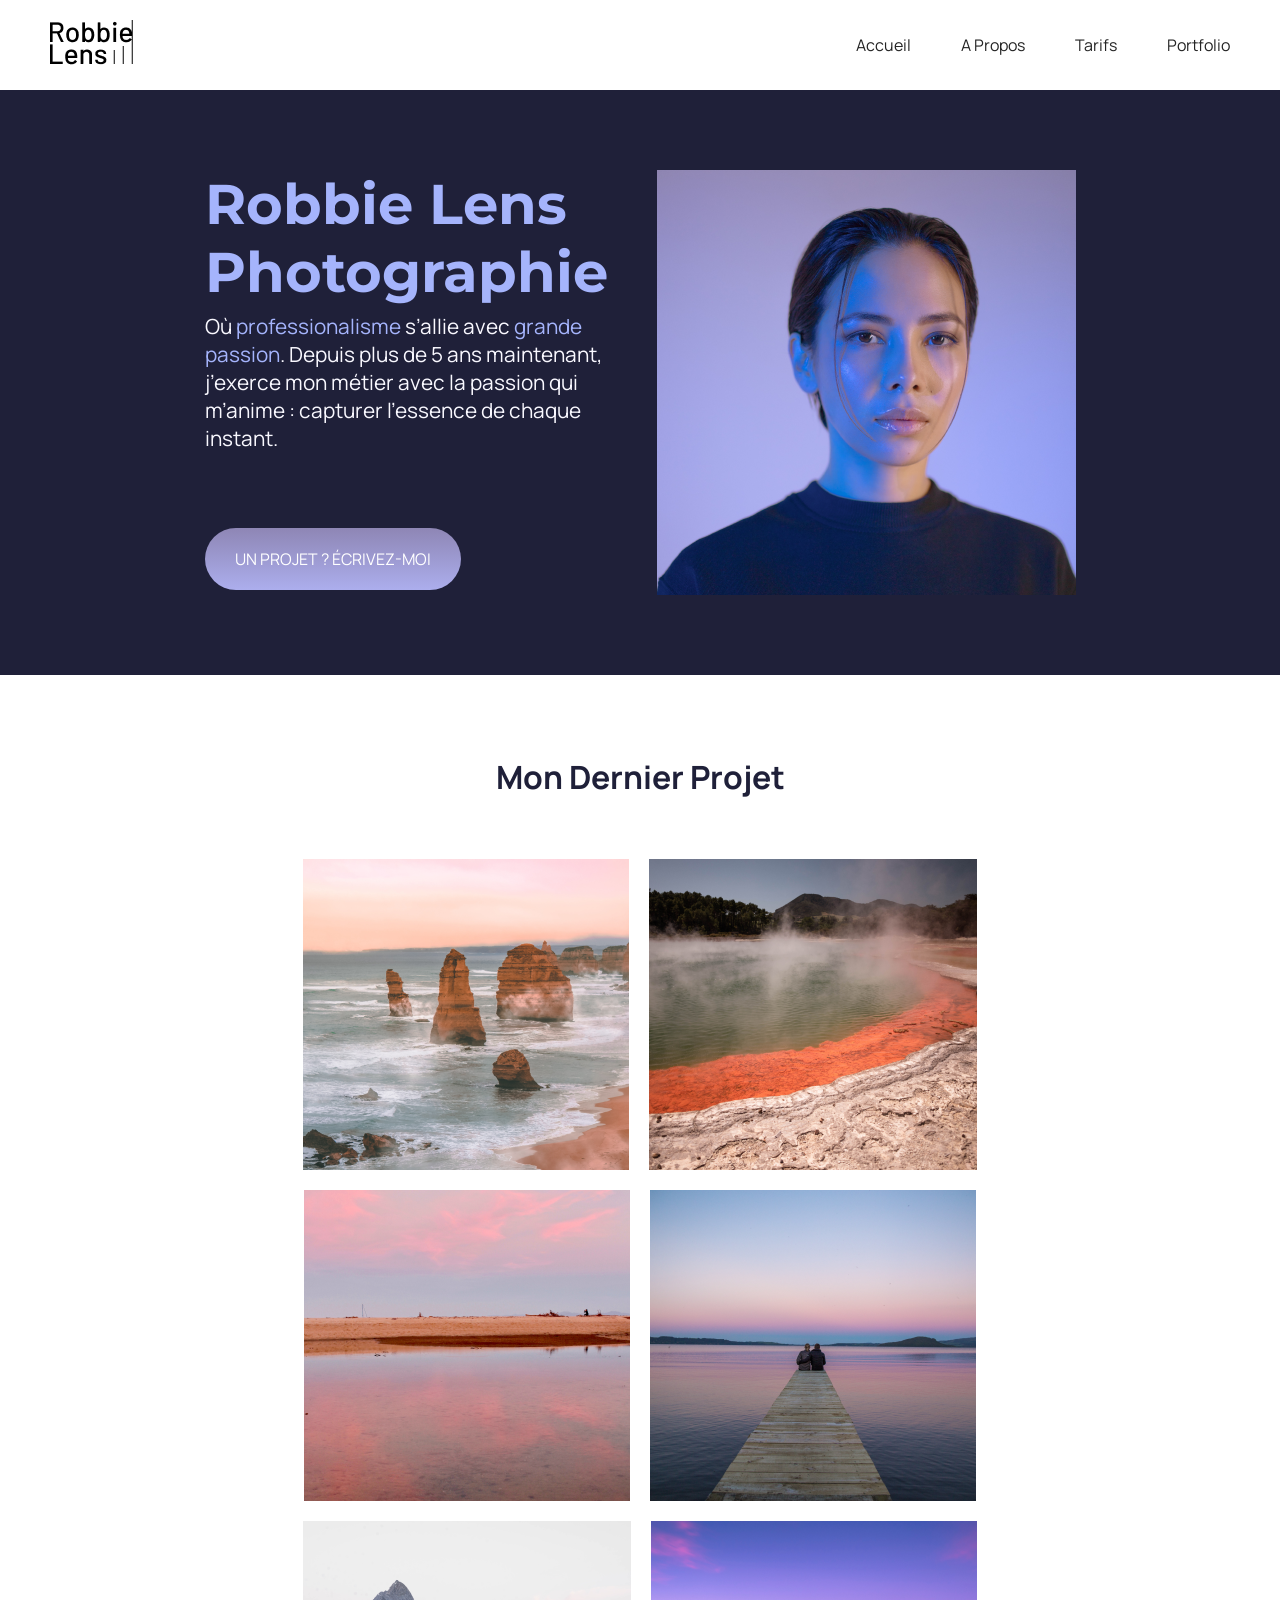
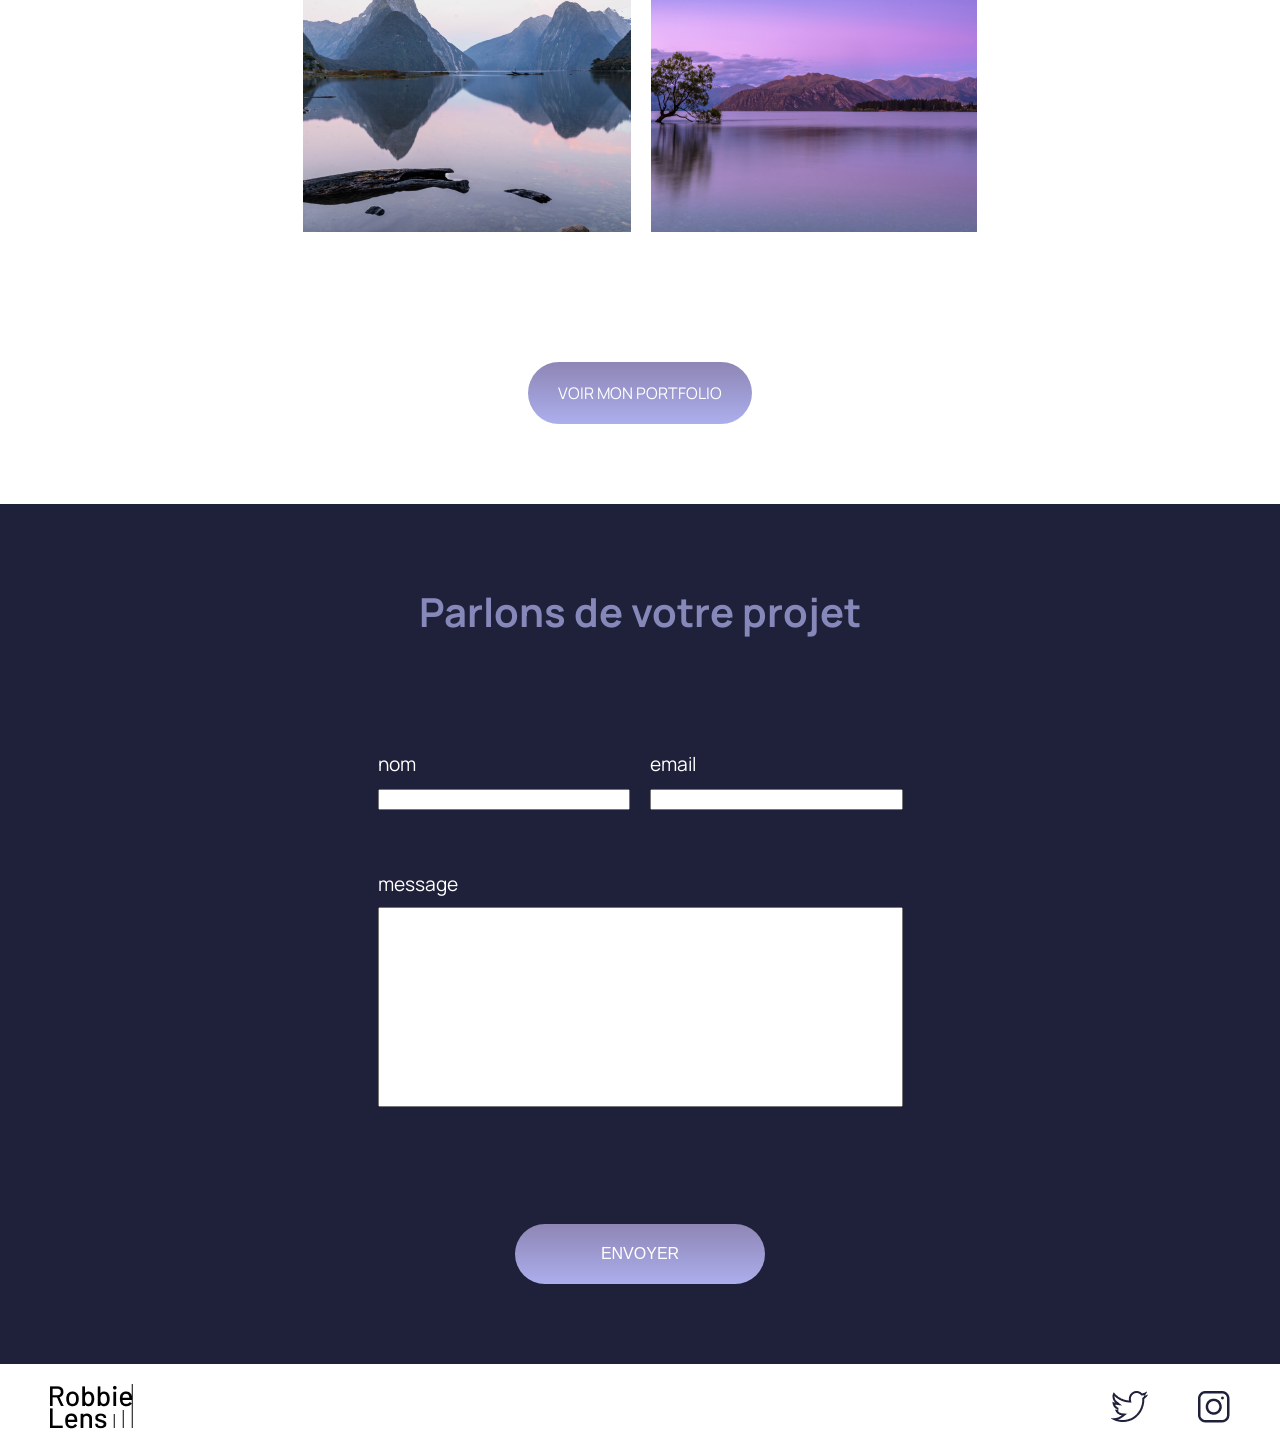
<file: index.html>
<!doctype html>
<html lang="fr">
  <head>
    <meta charset="utf-8" />
    <meta name="viewport" content="width=device-width, initial-scale=1.0" />
    <title>Accueil – Robbie Lens Photographie</title>
    <link rel="stylesheet" href="style.css" />
    <link rel="preconnect" href="https://fonts.googleapis.com" />
    <link rel="preconnect" href="https://fonts.gstatic.com" crossorigin />
    <link
      href="https://fonts.googleapis.com/css2?family=Manrope:wght@200..800&family=Montserrat:ital,wght@0,100..900;1,100..900&display=swap"
      rel="stylesheet" />
  </head>
  <body>
    <header>
      <nav>
        <a href="index.html">
          <img src="images/logo.png" alt="Logo Robbie Lens" />
        </a>
        <div class="links">
          <a href="index.html">Accueil</a>
          <a href="a-propos.html">A Propos</a>
          <a href="tarifs.html">Tarifs</a>
          <a href="portfolio.html">Portfolio</a>
        </div>
      </nav>
    </header>
    <main>
      <section class="home">
        <img src="images/robbie-lens.png" alt="robbie lens portrait photo" />
        <div class="home-presentation">
          <h1>Robbie Lens Photographie</h1>
          <p>
            Où <em>professionalisme</em> s’allie avec <em>grande passion</em>.
            Depuis plus de 5 ans maintenant, j’exerce mon métier avec la passion
            qui m’anime : capturer l’essence de chaque instant.
          </p>
          <a href="" class="cta">UN PROJET ? ÉCRIVEZ-MOI</a>
        </div>
      </section>
      <section class="dernier-projet">
        <h2>Mon Dernier Projet</h2>
        <div class="dernier-projet-photos">
          <img src="images/element-1.png" alt="" />
          <img src="images/element-2.png" alt="" />
          <img src="images/element-3.png" alt="" />
          <img src="images/element-4.png" alt="" />
          <img src="images/element-5.png" alt="" />
          <img src="images/element-6.png" alt="" />
        </div>
        <a href="" class="cta">VOIR MON PORTFOLIO</a>
      </section>

      <section>
        <form action="">
          <h2>Parlons de votre projet</h2>
          <div class="name-email">
            <div>
              <label for="name">nom</label>
              <input type="text" id="name" name="nom" required />
            </div>
            <div>
              <label for="email">email</label>
              <input type="email" id="email" name="email" required />
            </div>
          </div>
          <div>
            <label for="message">message</label>
            <textarea name="message" id="message" required></textarea>
          </div>
          <input id="submit" type="submit" name="enver" value="ENVOYER" />
        </form>
      </section>
    </main>
    <footer>
      <a href="index.html">
        <img src="images/logo.png" alt="Logo Robbie Lens" />
      </a>
      <div class="social-medias">
        <a target="_blank" href="https://x.com/">
          <img src="images/twitter.png" alt="twitter" class="icons"
        /></a>
        <a target="_blank" href="https://www.instagram.com/">
          <img src="images/instagram.png" alt="insta" class="icons" />
        </a>
      </div>
    </footer>
  </body>
</html>
</file>
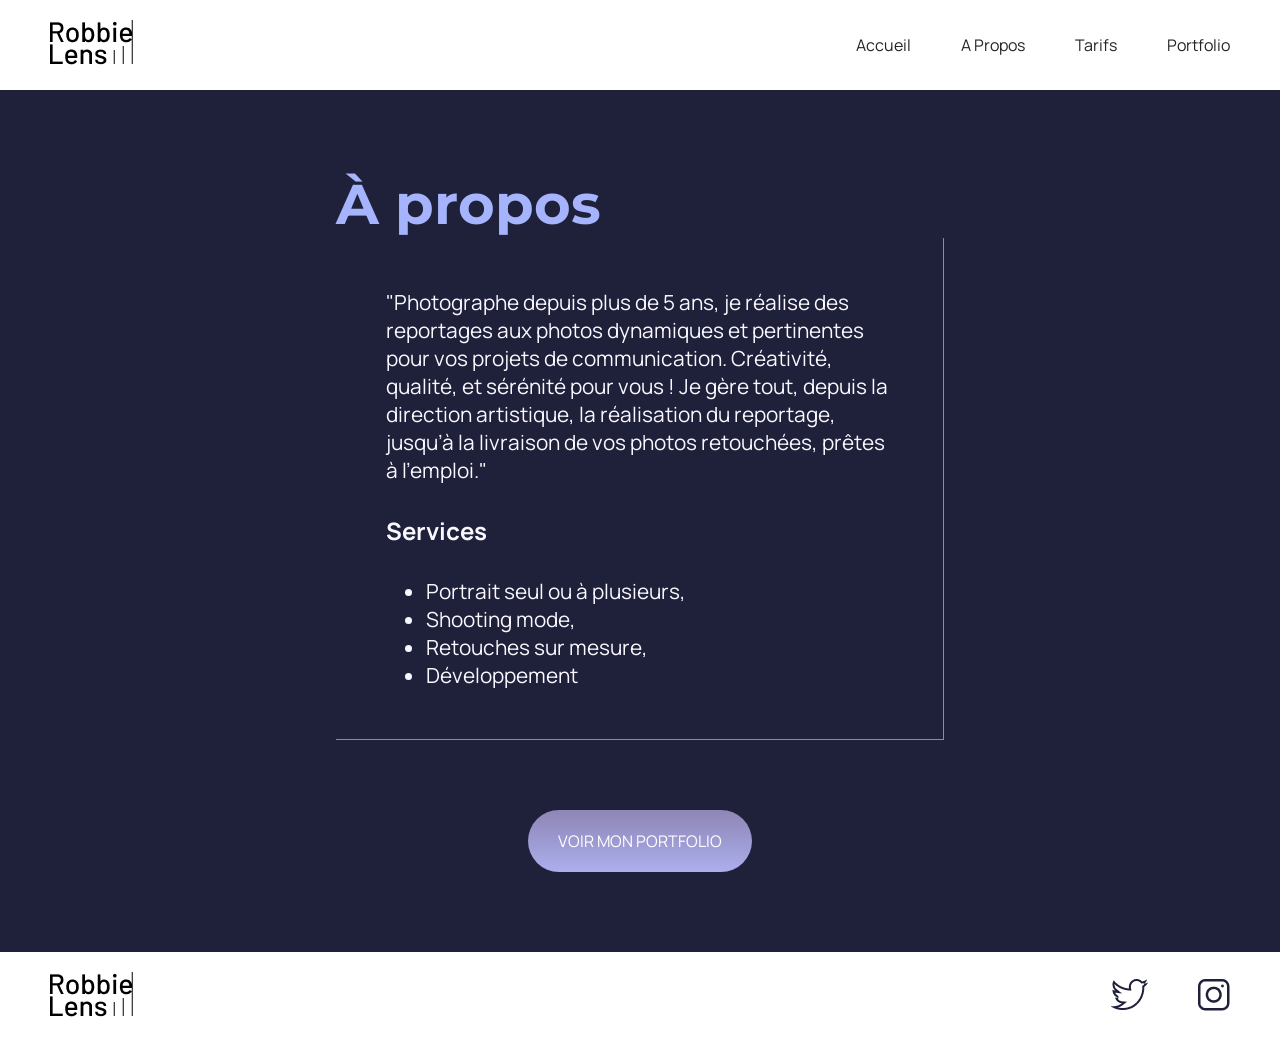
<file: a-propos.html>
<!doctype html>
<html lang="en">
  <head>
    <meta charset="UTF-8" />
    <meta name="viewport" content="width=device-width, initial-scale=1.0" />
    <title>À propos - Robbie Lens Photographie</title>
    <link rel="preconnect" href="https://fonts.googleapis.com" />
    <link rel="preconnect" href="https://fonts.gstatic.com" crossorigin />
    <link
      href="https://fonts.googleapis.com/css2?family=Manrope:wght@200..800&family=Montserrat:ital,wght@0,100..900;1,100..900&display=swap"
      rel="stylesheet" />
    <link rel="stylesheet" href="style.css" />
  </head>
  <body>
    <header>
      <nav>
        <a href="index.html">
          <img src="images/logo.png" alt="Logo Robbie Lens" />
        </a>
        <div class="links">
          <a href="index.html">Accueil</a>
          <a href="a-propos.html">A Propos</a>
          <a href="tarifs.html">Tarifs</a>
          <a href="portfolio.html">Portfolio</a>
        </div>
      </nav>
    </header>
    <main class="a-propos-main">
      <section>
        <h1>À propos</h1>
        <div class="container">
          <p>
            "Photographe depuis plus de 5 ans, je réalise des reportages aux
            photos dynamiques et pertinentes pour vos projets de communication.
            Créativité, qualité, et sérénité pour vous ! Je gère tout, depuis la
            direction artistique, la réalisation du reportage, jusqu’à la
            livraison de vos photos retouchées, prêtes à l’emploi."
          </p>
          <h2>Services</h2>
          <ul>
            <li>Portrait seul ou à plusieurs,</li>
            <li>Shooting mode,</li>
            <li>Retouches sur mesure,</li>
            <li>Développement</li>
          </ul>
        </div>
        <div class="voir-portfolio">
          <a href="" class="cta">VOIR MON PORTFOLIO</a>
        </div>
      </section>
    </main>
    <footer>
      <a href="index.html">
        <img src="images/logo.png" alt="Logo Robbie Lens" />
      </a>
      <div class="social-medias">
        <a target="_blank" href="https://x.com/">
          <img src="images/twitter.png" alt="twitter" class="icons"
        /></a>
        <a target="_blank" href="https://www.instagram.com/">
          <img src="images/instagram.png" alt="insta" class="icons" />
        </a>
      </div>
    </footer>
  </body>
</html>
</file>
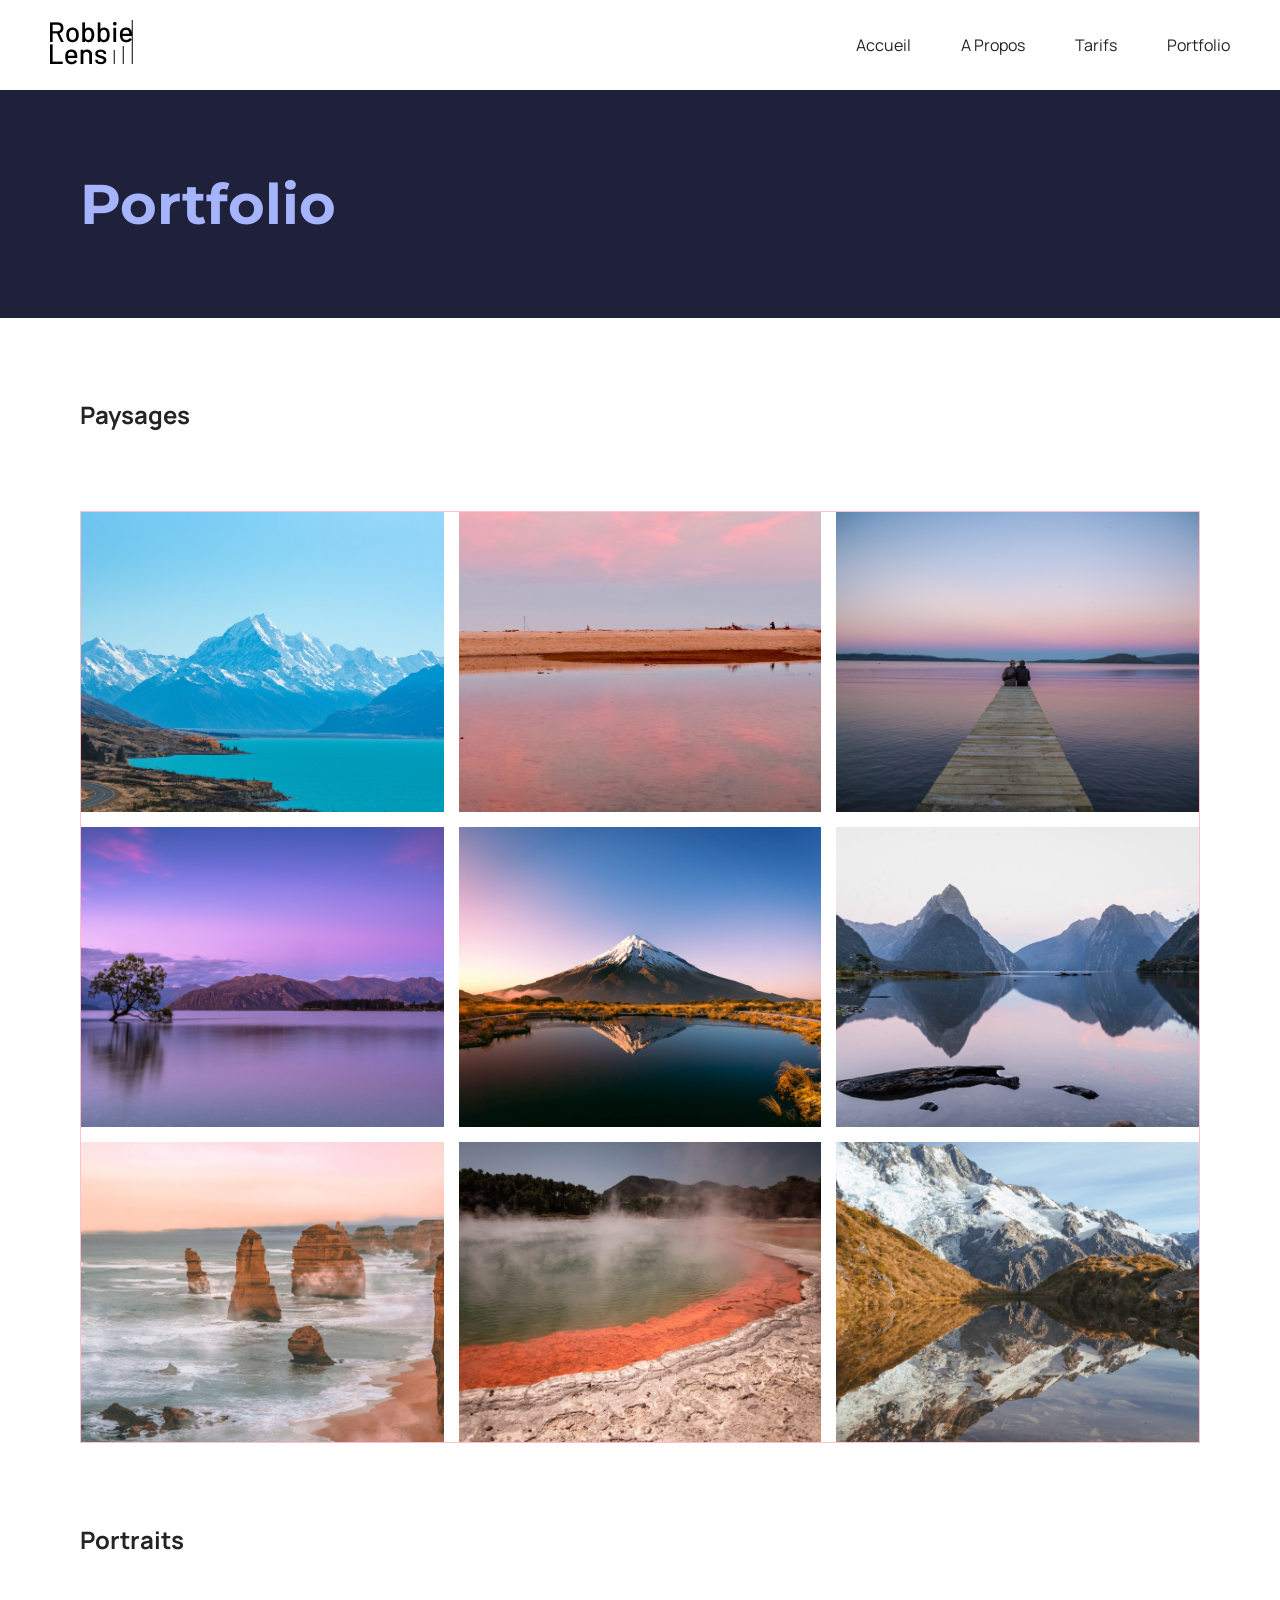
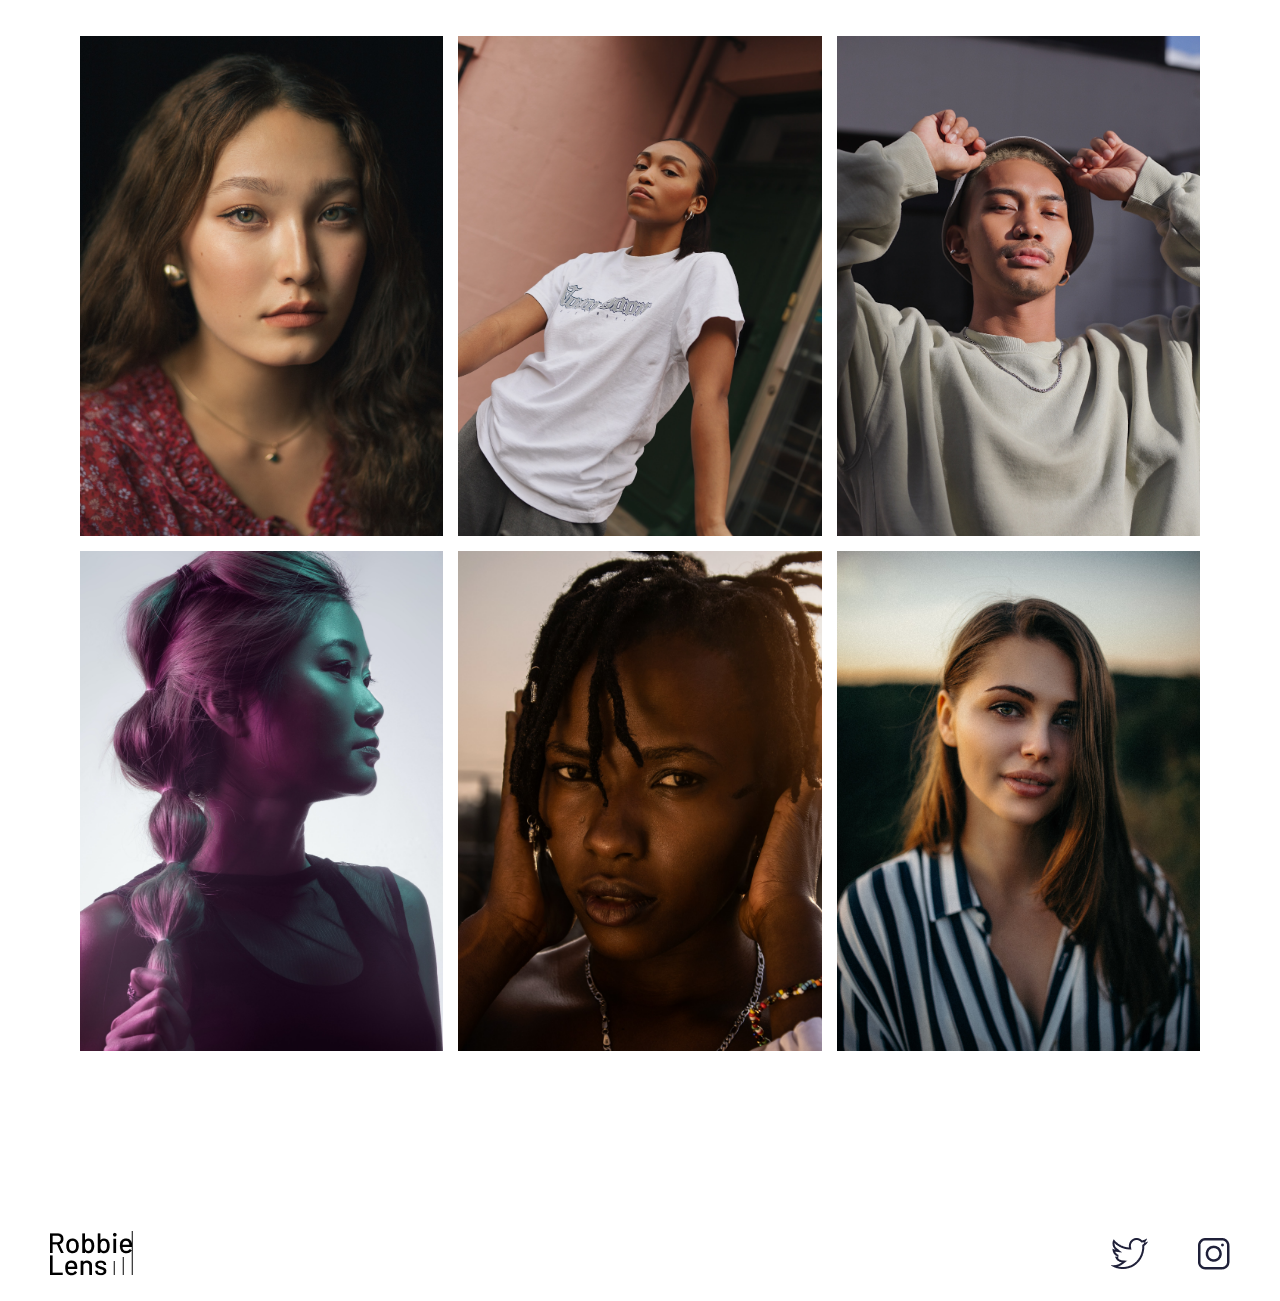
<file: portfolio.html>
<!doctype html>
<html lang="fr">
  <head>
    <meta charset="utf-8" />
    <meta name="viewport" content="width=device-width, initial-scale=1.0" />
    <title>Portfolio - Robbie Lens Photographie</title>
    <link href="style.css" rel="stylesheet" />
    <link rel="preconnect" href="https://fonts.googleapis.com" />
    <link rel="preconnect" href="https://fonts.gstatic.com" crossorigin />
    <link
      href="https://fonts.googleapis.com/css2?family=Manrope&family=Montserrat&display=swap"
      rel="stylesheet" />
  </head>

  <body>
    <header>
      <nav>
        <a href="index.html" class="icons">
          <img src="images/logo.png" alt="Logo Robbie Lens" />
        </a>
        <div class="links">
          <a href="index.html">Accueil</a>
          <a href="a-propos.html">A Propos</a>
          <a href="tarifs.html">Tarifs</a>
          <a href="portfolio.html">Portfolio</a>
        </div>
      </nav>
    </header>
    <main>
      <section>
        <h1>Portfolio</h1>
      </section>
      <section class="portfolio-section-photos portfolio-photos">
        <h2>Paysages</h2>
        <div class="paysages">
          <a href="images/portfolio/paysage1.jpg" class="lien-conteneur-photo">
            <img
              src="images/portfolio/paysage1.jpg"
              alt="Mont Aoraki - Nouvelle-Zélande" />
            <div class="photo-hover">Voir la photo</div>
          </a>
          <a href="images/portfolio/paysage2.jpg" class="lien-conteneur-photo">
            <img
              src="images/portfolio/paysage2.jpg"
              alt="Parc National d’Abel Tasman - Nouvelle-Zélande" />
            <div class="photo-hover">Voir la photo</div>
          </a>
          <a href="images/portfolio/paysage3.jpg" class="lien-conteneur-photo">
            <img
              src="images/portfolio/paysage3.jpg"
              alt="Lac Rotorua - Nouvelle-Zélande" />
            <div class="photo-hover">Voir la photo</div>
          </a>
          <a href="images/portfolio/paysage4.jpg" class="lien-conteneur-photo">
            <img
              src="images/portfolio/paysage4.jpg"
              alt="Lac Wanaka - Nouvelle-Zélande" />
            <div class="photo-hover">Voir la photo</div>
          </a>
          <a href="images/portfolio/paysage5.jpg" class="lien-conteneur-photo">
            <img
              src="images/portfolio/paysage5.jpg"
              alt="Mont Taranaki - Nouvelle-Zélande" />
            <div class="photo-hover">Voir la photo</div>
          </a>
          <a href="images/portfolio/paysage6.jpg" class="lien-conteneur-photo">
            <img
              src="images/portfolio/paysage6.jpg"
              alt="Milford Sound - Nouvelle-Zélande" />
            <div class="photo-hover">Voir la photo</div>
          </a>
          <a href="images/portfolio/paysage7.jpg" class="lien-conteneur-photo">
            <img
              src="images/portfolio/paysage7.jpg"
              alt="Twelve Apostle - Australie" />
            <div class="photo-hover">Voir la photo</div>
          </a>
          <a href="images/portfolio/paysage8.jpg" class="lien-conteneur-photo">
            <img
              src="images/portfolio/paysage8.jpg"
              alt="Wai-O-Tapu - Nouvelle-Zélande" />
            <div class="photo-hover">Voir la photo</div>
          </a>
          <a href="images/portfolio/paysage9.jpg" class="lien-conteneur-photo">
            <img
              src="images/portfolio/paysage9.jpg"
              alt="Mont Cook - Nouvelle Zélande" />
            <div class="photo-hover">Voir la photo</div>
          </a>
        </div>
        <h2>Portraits</h2>
        <div class="portraits portfolio-photos">
          <a href="images/portfolio/portrait1.jpg" class="lien-conteneur-photo">
            <img
              src="images/portfolio/portrait1.jpg"
              alt="Portrait jeune femme 1" />
            <div class="photo-hover">Voir la photo</div>
          </a>
          <a href="images/portfolio/portrait2.jpg" class="lien-conteneur-photo">
            <img
              src="images/portfolio/portrait2.jpg"
              alt="Portrait jeune femme 2" />
            <div class="photo-hover">Voir la photo</div>
          </a>
          <a href="images/portfolio/portrait3.jpg" class="lien-conteneur-photo">
            <img
              src="images/portfolio/portrait3.jpg"
              alt="Portrait jeune homme 3" />
            <div class="photo-hover">Voir la photo</div>
          </a>
          <a href="images/portfolio/portrait4.jpg" class="lien-conteneur-photo">
            <img
              src="images/portfolio/portrait4.jpg"
              alt="Portrait jeune femme 4" />
            <div class="photo-hover">Voir la photo</div>
          </a>
          <a href="images/portfolio/portrait5.jpg" class="lien-conteneur-photo">
            <img
              src="images/portfolio/portrait5.jpg"
              alt="Portrait jeune femme 5" />
            <div class="photo-hover">Voir la photo</div>
          </a>
          <a href="images/portfolio/portrait6.jpg" class="lien-conteneur-photo">
            <img
              src="images/portfolio/portrait6.jpg"
              alt="Portrait jeune femme 6" />
            <div class="photo-hover">Voir la photo</div>
          </a>
        </div>
      </section>
    </main>
    <footer>
      <a href="index.html">
        <img src="images/logo.png" alt="Logo Robbie Lens" />
      </a>
      <div class="social-medias">
        <a target="_blank" href="https://x.com/">
          <img src="images/twitter.png" alt="twitter" class="icons"
        /></a>
        <a target="_blank" href="https://www.instagram.com/">
          <img src="images/instagram.png" alt="insta" class="icons" />
        </a>
      </div>
    </footer>
  </body>
</html>
</file>
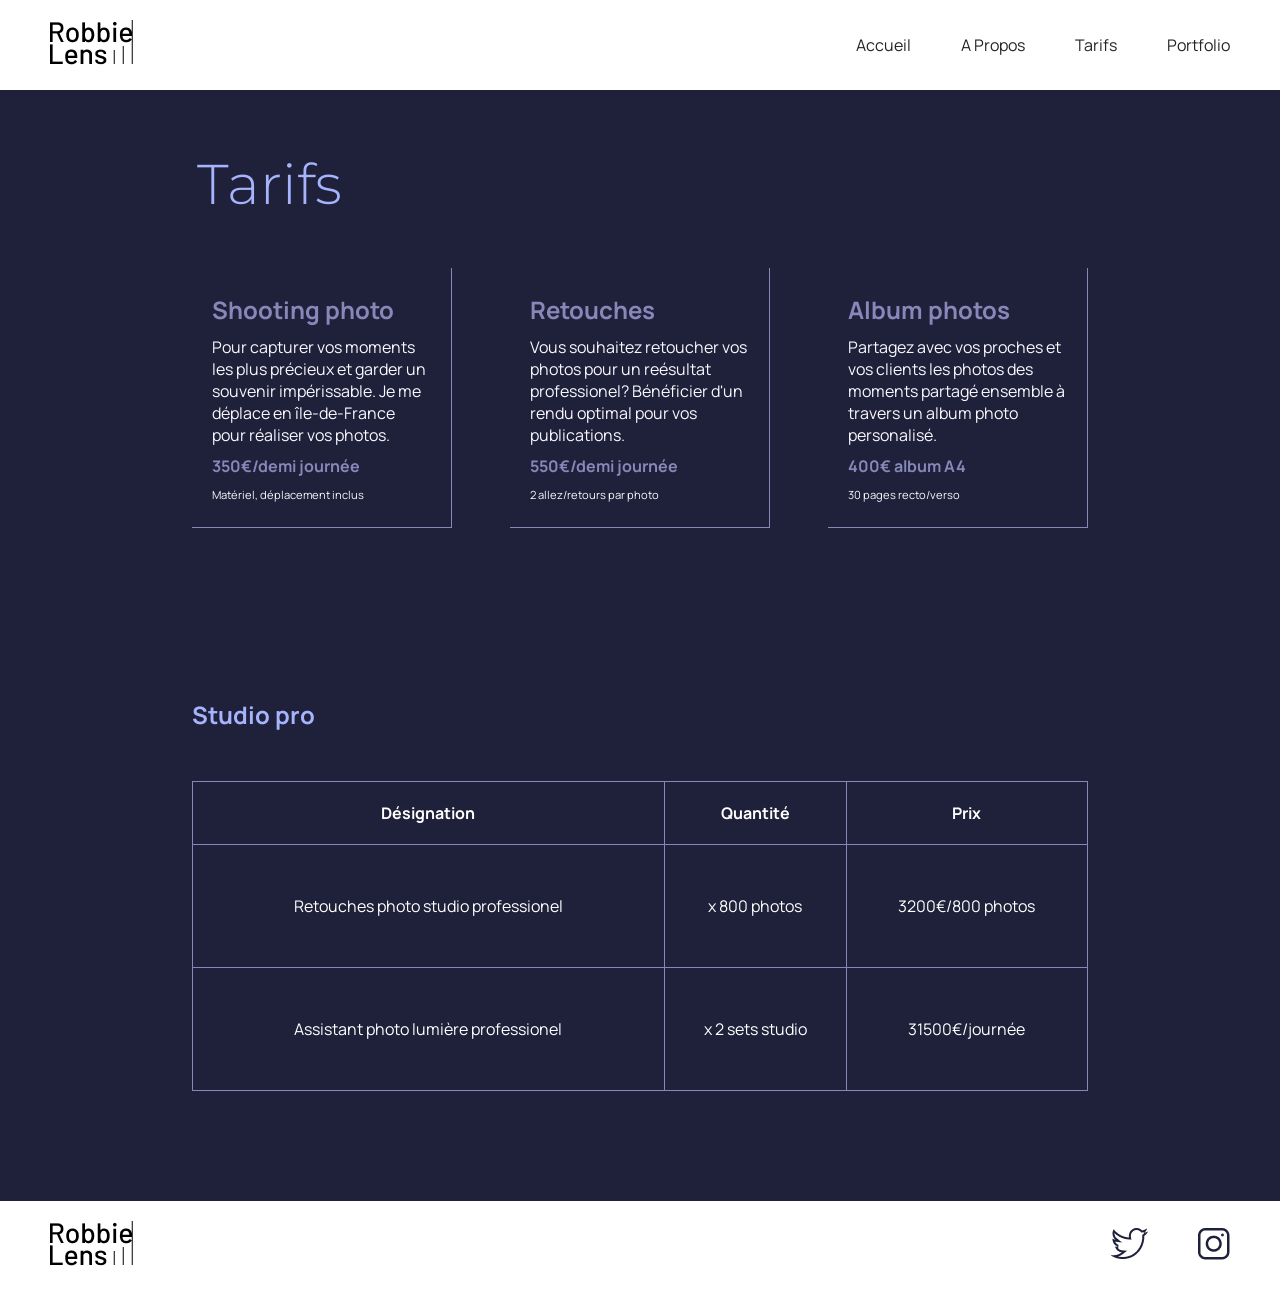
<file: tarifs.html>
<!doctype html>
<html lang="en">
  <head>
    <meta charset="UTF-8" />
    <meta name="viewport" content="width=device-width, initial-scale=1.0" />
    <title>À propos - Robbie Lens Photographie</title>
    <link rel="preconnect" href="https://fonts.googleapis.com" />
    <link rel="preconnect" href="https://fonts.gstatic.com" crossorigin />
    <link
      href="https://fonts.googleapis.com/css2?family=Manrope:wght@200..800&family=Montserrat:ital,wght@0,100..900;1,100..900&display=swap"
      rel="stylesheet" />
    <link rel="stylesheet" href="style.css" />
  </head>
  <body>
    <header>
      <nav>
        <a href="index.html">
          <img src="images/logo.png" alt="Logo Robbie Lens" />
        </a>
        <div class="links">
          <a href="index.html">Accueil</a>
          <a href="a-propos.html">A Propos</a>
          <a href="tarifs.html">Tarifs</a>
          <a href="portfolio.html">Portfolio</a>
        </div>
      </nav>
    </header>
    <main class="tarifs-page">
      <div class="tarifs-main">
        <section class="tarifs">
          <h1>Tarifs</h1>
          <div class="jobs">
            <div>
              <h3>Shooting photo</h3>
              <p>
                Pour capturer vos moments les plus précieux et garder un
                souvenir impérissable. Je me déplace en île-de-France pour
                réaliser vos photos.
              </p>
              <h4>350€/demi journée</h4>
              <p>Matériel, déplacement inclus</p>
            </div>
            <div>
              <h3>Retouches</h3>
              <p>
                Vous souhaitez retoucher vos photos pour un reésultat
                professionel? Bénéficier d'un rendu optimal pour vos
                publications.
              </p>
              <h4>550€/demi journée</h4>
              <p>2 allez/retours par photo</p>
            </div>
            <div>
              <h3>Album photos</h3>
              <p>
                Partagez avec vos proches et vos clients les photos des moments
                partagé ensemble à travers un album photo personalisé.
              </p>
              <h4>400€ album A4</h4>
              <p>30 pages recto/verso</p>
            </div>
          </div>
        </section>
        <section class="studio-pro">
          <h2>Studio pro</h2>
          <table>
            <thead>
              <th>Désignation</th>
              <th>Quantité</th>
              <th>Prix</th>
            </thead>
            <tbody>
              <tr>
                <td>Retouches photo studio professionel</td>
                <td>x 800 photos</td>
                <td>3200€/800 photos</td>
              </tr>
              <tr>
                <td>Assistant photo lumière professionel</td>

                <td>x 2 sets studio</td>
                <td>31500€/journée</td>
              </tr>
            </tbody>
          </table>
        </section>
      </div>
    </main>
    <footer>
      <a href="index.html">
        <img src="images/logo.png" alt="Logo Robbie Lens" />
      </a>
      <div class="social-medias">
        <a target="_blank" href="https://x.com/">
          <img src="images/twitter.png" alt="twitter" class="icons"
        /></a>
        <a target="_blank" href="https://www.instagram.com/">
          <img src="images/instagram.png" alt="insta" class="icons" />
        </a>
      </div>
    </footer>
  </body>
</html>
</file>
<file: style.css>
* {
  margin: 0;
  box-sizing: border-box;
}
body {
  background-color: #1f2039;
  font-size: 1em;
  font-family: "Manrope", sans-serif;
}

h1 {
  font-size: 3.5em;
  color: #a5b4fc;
  font-family: "Montserrat";
}
h2 {
  color: #f9f8ff;
}
p,
li {
  font-size: 1.3em;
  font-family: "Manrope";
  color: #f9f8ff;
}

a {
  color: #242424;
  text-decoration: none;
  font-family: "Manrope";
}
em {
  color: #a5b4fc;
  font-style: normal;
}

.cta {
  background: linear-gradient(#8e86b5, #acaeed);
  color: white;
  border-radius: 50px;
  padding: 20px 30px;
  display: inline-block;
  margin-top: 70px;
}
.voir-portfolio {
  display: flex;
  justify-content: center;
}
.container {
  border-right: 1px solid #8e86b5;
  border-bottom: 1px solid #8e86b5;
  padding: 50px;
  margin: auto;
}
a:hover {
  text-decoration: underline;
}
.cta:hover {
  background: linear-gradient(#696484, #8788ba);
  text-decoration: none;
}
.icons:hover {
  opacity: 0.5;
}
section {
  padding: 80px;
}
.container h2 {
  margin-top: 30px;
}

.container ul {
  margin-top: 30px;
}
.a-propos-main {
  width: 60%;
  margin: auto;
  min-height: 800px;
}

.home {
  display: flex;
  justify-content: center;
  flex-direction: row-reverse;
  flex-wrap: wrap;
  gap: 50px;
}
.home-presentation {
  display: flex;
  height: 420px;
  width: 402px;
  flex-direction: column;
  justify-content: space-between;
  align-items: flex-start;
}
footer,
nav {
  display: flex;
  justify-content: space-between;
  align-items: center;
  margin-top: auto;
  background-color: white;
  padding: 20px 50px 20px 50px;
}

.links,
.social-medias {
  display: flex;
  gap: 50px;
}
.dernier-projet {
  background-color: white;
  display: flex;
  flex-direction: column;
  align-items: center;
  gap: 60px;
  height: auto;
}
.dernier-projet h2 {
  color: #1f2039;
  font-size: 2em;
}
.dernier-projet-photos {
  display: flex;
  width: 90%;
  max-width: 1060px;
  min-height: 650px;
  gap: 20px;
  flex-wrap: wrap;
  flex-direction: row;
  justify-content: center;
}
.portfolio-section-photos {
  background-color: white;
}
.portfolio-section-photos h2 {
  margin-bottom: 80px;
  color: #242424;
}
.paysages {
  display: grid;
  gap: 15px;
  grid-template: repeat(3, 300px) / repeat(3, 1fr);
  margin-bottom: 80px;
  border: 1px solid pink;
}
.portraits {
  display: grid;
  gap: 15px;
  grid-template: repeat(2, 500px) / repeat(3, 1fr);
  margin-bottom: 80px;
}
.portfolio-photos img {
  width: 100%;
  height: 100%;
  object-fit: cover;
  position: absolute;
  z-index: 1;
}
.lien-conteneur-photo {
  position: relative;
  overflow: hidden;
}
.photo-hover {
  background-color: rgba(0, 0, 0, 0.7);
  position: absolute;
  z-index: -1;
  width: 100%;
  height: 100%;
  display: flex;
  justify-content: center;
  align-items: center;
  color: #f9f8ff;
}
.lien-conteneur-photo:hover .photo-hover {
  z-index: 2;
}
.tarifs-page {
  display: flex;
  justify-content: center;
  margin-bottom: 50px;
}
.tarifs-main {
  width: 70%;
  min-height: 800px;
  display: flex;
  flex-direction: column;
  align-items: stretch;
}
td,
th {
  border: 1px solid #8788ba;
  color: white;
  padding: 50px 0 50px 0;
  text-align: center;
}
th {
  padding: 20px 0 20px 0;
}
table {
  border-collapse: collapse;
  margin: auto;
  width: 100%;
}
.tarifs h1 {
  font-weight: 300;
  margin-left: 5px;
}
.studio-pro,
.tarifs {
  padding: 0;
  margin: 60px 0 60px 0;
}
.studio-pro h2 {
  color: #a5b4fc;
  margin-bottom: 50px;
}
.jobs {
  display: flex;
  justify-content: space-between;
  flex-wrap: wrap;
  min-width: 350px;
  margin-top: 50px;
}
@media (max-width: 860px) {
  .jobs {
    justify-content: center;
  }
}

.jobs div {
  border-bottom: 1px solid #8788ba;
  border-right: 1px solid #8788ba;
  width: 260px;
  height: 260px;
  display: flex;
  flex-direction: column;
  justify-content: space-around;
  padding: 20px;
  margin-bottom: 50px;
}
.jobs h3,
.jobs h4 {
  color: #8788ba;
}
.jobs h3 {
  font-size: 1.5em;
}
.jobs p {
  font-size: 1em;
}
.jobs p:last-child {
  font-size: 0.7em;
}
/* form */
form {
  display: flex;
  flex-direction: column;
  justify-content: space-between;
  align-items: center;
  width: 60%;
  height: 700px;
  margin: auto;
}
form h2 {
  color: #8788ba;
  font-size: 2.5em;
  margin-bottom: 50px;
}

form label {
  color: white;
}
.name-email {
  width: 80vw;
  max-width: 525px;
  display: flex;
  gap: 20px;
  border-radius: 15px;
}
.name-email > * {
  flex-grow: 1;
}
.name-email input:focus,
textarea:focus {
  border: 3px solid #8788ba;
  outline: none;
  border-radius: 15px;
}
input {
  width: 100%;
}
#submit {
  margin-top: 50px;
  width: 250px;
  height: 60px;
  border-radius: 50px;
  color: white;
  font-size: 1em;
  border: none;
  background: linear-gradient(#8e86b5, #acaeed);
}
label {
  display: block;
  margin-bottom: 10px;
  font-size: 1.2em;
}
textarea {
  width: 80vw;
  max-width: 525px;
  height: 200px;
  resize: none;
}
@media screen and (max-width: 1000px) {
  h1 {
    font-size: 2em;
  }
  form {
    width: 80%;
  }
  section {
    padding: 20px;
  }
  .a-propos-main {
    width: 90%;
    padding-top: 40px;
  }
}
@media screen and (max-width: 700px) {
  .name-email {
    flex-direction: column;
  }
  nav {
    flex-direction: column;
  }
  .links {
    flex-direction: column;
    gap: 20px;
    margin-top: 20px;
  }
  .links a {
    position: relative;
  }
  .links a::after {
    content: "";
    height: 0.1em;
    width: 100%;
    background-color: rgb(194, 193, 193);
    position: absolute;
    bottom: -10px;
    left: 0;
  }
  #submit {
    padding: 10px;
  }
}
</file>
